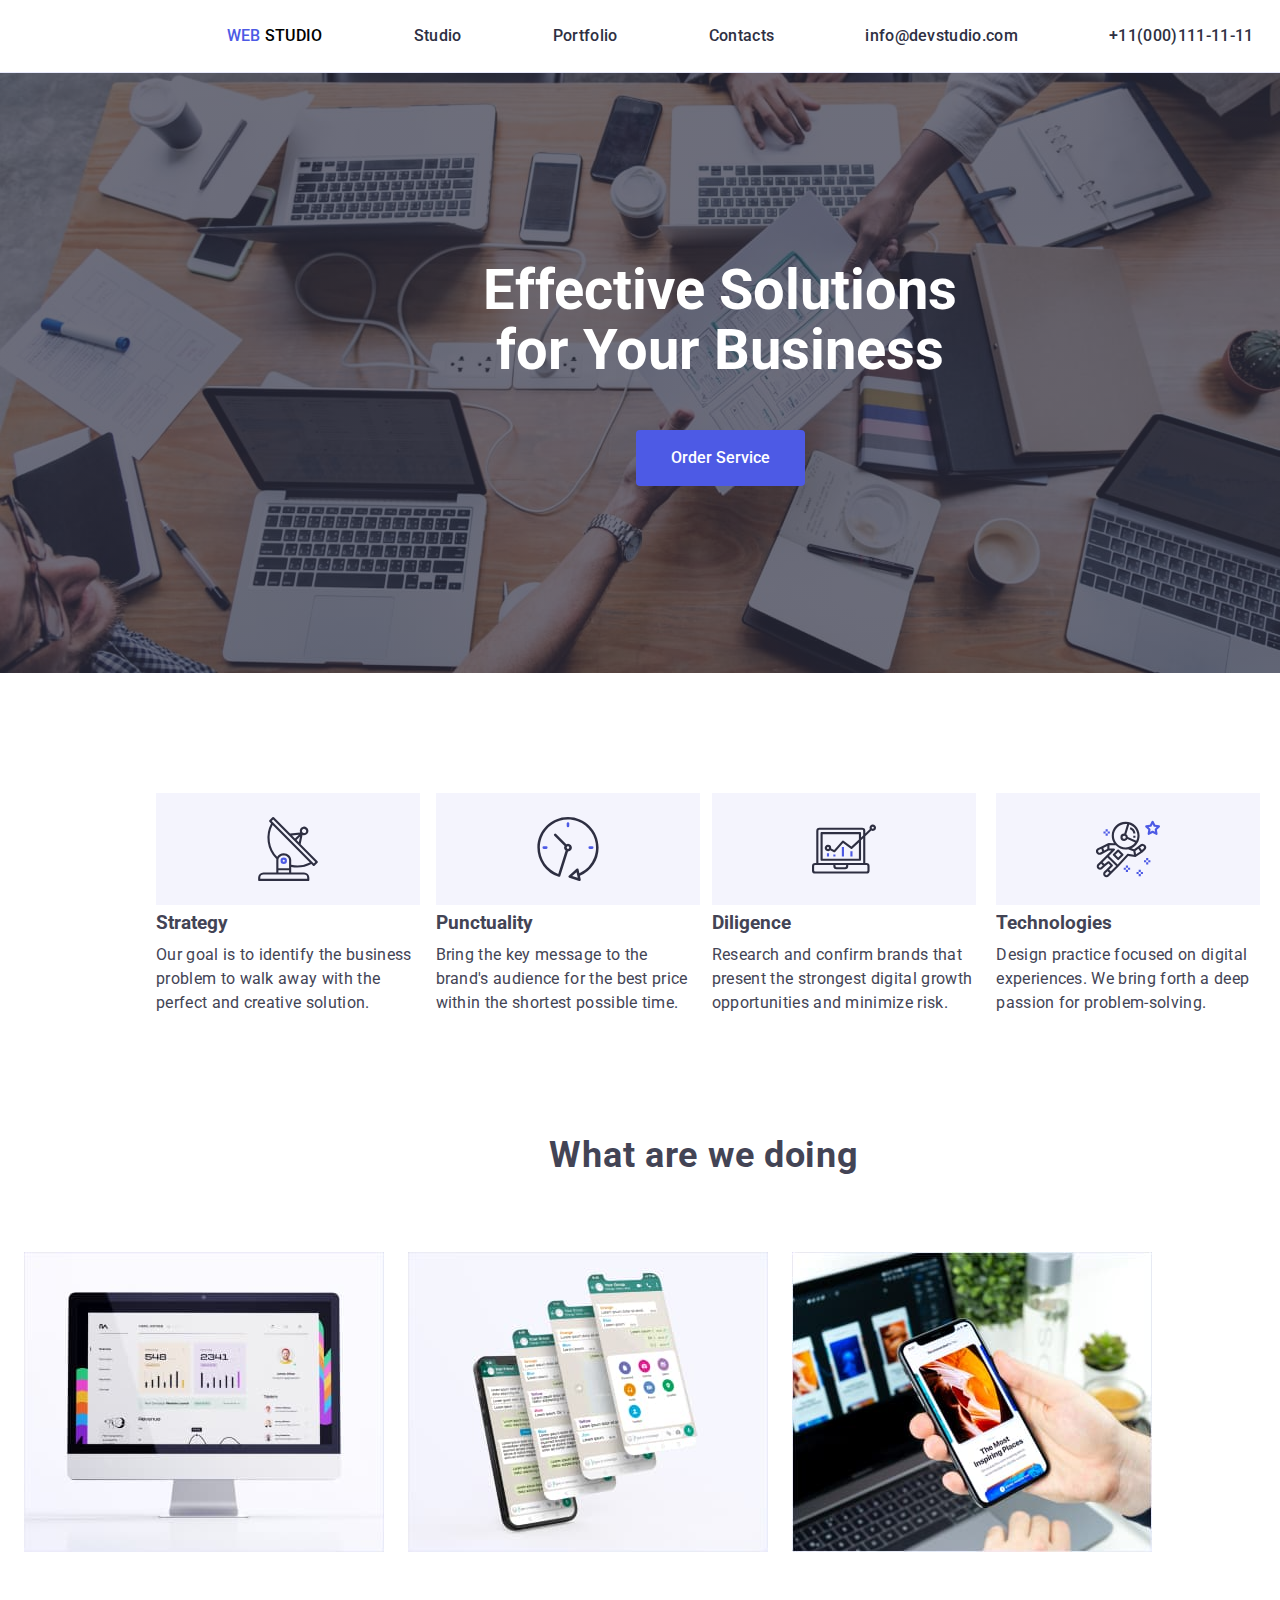
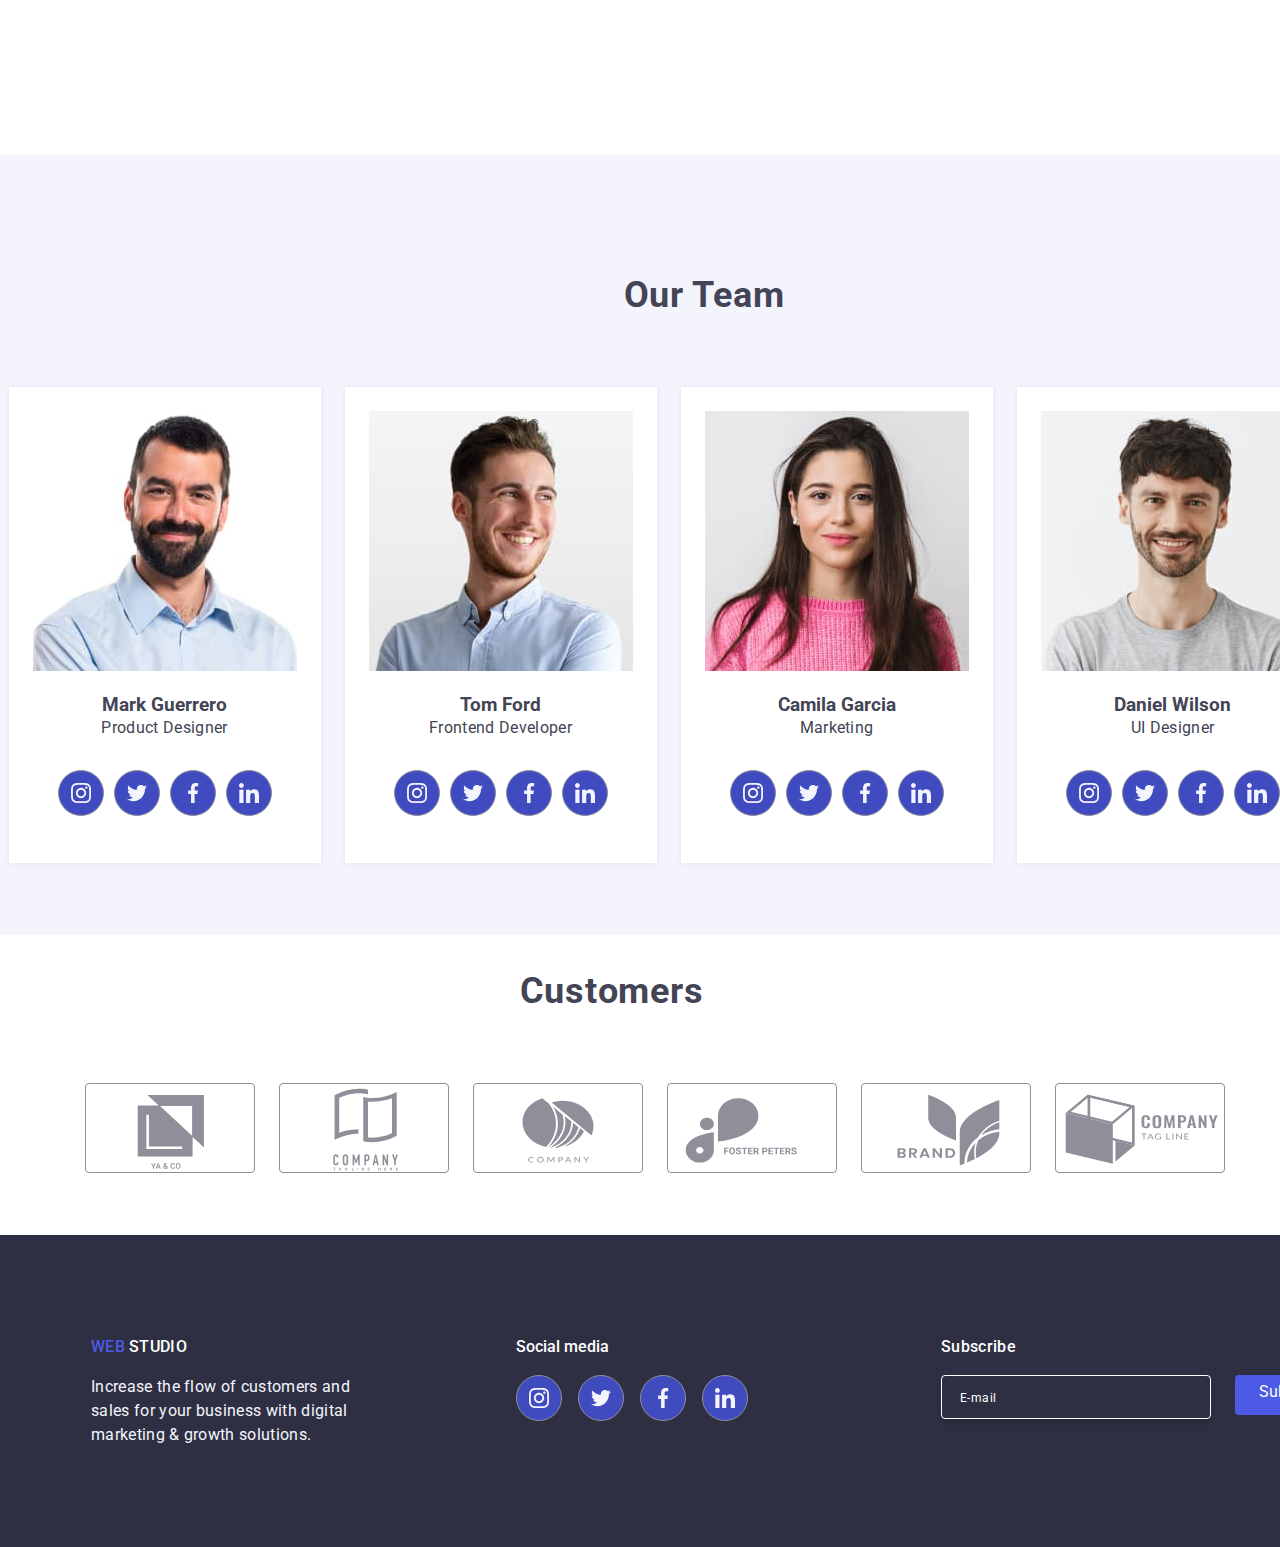
<file: index.html>
<!DOCTYPE html>
<html lang="en">
  <head>
    <meta charset="UTF-8" />
    <meta name="viewport" content="width=device-width, initial-scale=1.0" />
    <title>Document</title>
    <link rel="preconnect" href="https://fonts.googleapis.com" />
    <link rel="preconnect" href="https://fonts.gstatic.com" crossorigin />
    <link
      href="https://fonts.googleapis.com/css2?family=Raleway:ital,wght@0,700;1,700&display=swap"
      rel="stylesheet"
    />
    <link rel="preconnect" href="https://fonts.googleapis.com" />
    <link rel="preconnect" href="https://fonts.gstatic.com" crossorigin />
    <link
      href="https://fonts.googleapis.com/css2?family=Roboto:ital,wght@0,100;0,300;0,400;0,500;0,700;0,900;1,100;1,300;1,400;1,500;1,700;1,900&display=swap"
      rel="stylesheet"
    />
    <link rel="stylesheet" href="./css/modern-normalize.css" />
    <link rel="stylesheet" href="./css/styles.css" />
  </head>
  <body>
    <header class="global-header">
      <section class="nav-section">
        <div class="container">
          <!-- Navigation bar -->
          <nav class="main-nav">
            <ul>
              <li>
                <a href="index.html">
                  <span class="web">WEB</span>
                  <span class="studio">STUDIO</span></a
                >
              </li>
              <li>
                <a class="studio" href="index.html">Studio</a>
              </li>
              <li>
                <a href="portfolio.html">Portfolio</a>
              </li>
              <li>
                <a href="">Contacts</a>
              </li>

              <li>
                <a class="contacts" href="mailto:info@devstudio.com"
                  >info@devstudio.com</a
                >
              </li>
              <li>
                <a class="contacts" href="tel:+11(000)111-11-11"
                  >+11(000)111-11-11</a
                >
              </li>
            </ul>
          </nav>
        </div>
      </section>
    </header>
    <!-- Data modal section -->
    <div class="modal is-hidden" data-modal>
      <div class="modal-content">
        <button class="close-btn" data-modal-close>&times;</button>
        <p class="modal-text">Leave your contacts and we will call you back</p>

        <form>
          <div class="modal-input">
            <label for="name">Name</label>
            <input type="text" name="name" class="input" required />
            <div class="icon-container">
              <svg
                xmlns="http://www.w3.org/2000/svg"
                viewBox="0 0 24 24"
                width="30"
                height="30"
              >
                <path
                  fill="#4D5AE5"
                  d="M6 6a3 3 0 1 0 0-6 3 3 0 1 0 0 6Zm0 1.5c-2.002 0-6 1.005-6 3v.75c0 .412.338.75.75.75h10.5c.412 0 .75-.338.75-.75v-.75c0-1.995-3.998-3-6-3Z"
                />
              </svg>
            </div>

            <label for="phone">Phone</label>
            <input type="text" name="tel" class="input" required />
            <div class="icon-container">
              <svg
                xmlns="http://www.w3.org/2000/svg"
                viewBox="0 0 24 24"
                width="30"
                height="30"
              >
                <path
                  fill="#2E2F42"
                  d="m11.726 8.865-1.838-.21a1.44 1.44 0 0 0-1.187.413L7.37 10.399A10.888 10.888 0 0 1 2.6 5.63l1.34-1.339a1.44 1.44 0 0 0 .412-1.186l-.21-1.824A1.448 1.448 0 0 0 2.702 0H1.45C.632 0-.048.68.003 1.498c.383 6.18 5.326 11.116 11.499 11.5.818.05 1.498-.63 1.498-1.448v-1.252a1.434 1.434 0 0 0-1.274-1.433Z"
                />
              </svg>
            </div>

            <label for="email">Email</label>
            <input type="email" name="email" class="input" required />
            <div class="icon-container">
              <svg
                xmlns="http://www.w3.org/2000/svg"
                viewBox="0 0 24 24"
                width="30"
                height="30"
              >
                <path
                  fill="#2E2F42"
                  d="M14 0H2C1.175 0 .507.675.507 1.5l-.007 9c0 .825.675 1.5 1.5 1.5h12c.825 0 1.5-.675 1.5-1.5v-9C15.5.675 14.825 0 14 0Zm-.3 3.188L8.398 6.502a.759.759 0 0 1-.795 0L2.3 3.187a.637.637 0 1 1 .675-1.08L8 5.25l5.025-3.143a.637.637 0 1 1 .675 1.08Z"
                />
              </svg>
            </div>

            <label for="comment">Comment</label>
            <textarea
              class="input"
              id="comment"
              name="comment"
              rows="5"
              cols="33"
              placeholder="Text input"
            ></textarea>

            <span class="privacy">
              <input type="checkbox" id="privacy" name="privacypolicy" />
              <p class="privacy-text">
                I accept the terms and conditions of the
                <span class="privacy-policy">Privacy Policy</span>
              </p>
            </span>
            <button class="send" type="submit">Send</button>
          </div>
        </form>
      </div>
    </div>

    <!-- Main Section -->
    <main class="main-page">
      <!-- Hero Section -->
      <section class="hero">
        <div class="container">
          <h1>
            Effective Solutions<br />
            for Your Business
          </h1>
          <button class="order-button" type="button" data-modal-open>
            Order Service
          </button>
        </div>
      </section>
      <!-- Section One -->
      <section class="first-section">
        <div class="container">
          <ul>
            <li class="first-section-card">
              <div class="svg-container">
                <img
                  class="first-section-icon"
                  src="./images/icons.svg/antenna 1.svg"
                  alt="antena"
                />
              </div>

              <h3 class="first-section-title">Strategy</h3>
              <p class="first-section-text">
                Our goal is to identify the business<br />
                problem to walk away with the<br />
                perfect and creative solution.
              </p>
            </li>
            <li>
              <div class="svg-container">
                <img
                  class="first-section-icon"
                  src="./images/icons.svg/clock 1.svg"
                  alt="clock"
                />
              </div>

              <h3 class="first-section-title">Punctuality</h3>
              <p class="first-section-text">
                Bring the key message to the<br />
                brand's audience for the best price<br />
                within the shortest possible time.
              </p>
            </li>
            <li>
              <div class="svg-container">
                <img
                  class="first-section-icon"
                  src="./images/icons.svg/diagram 1.svg"
                  alt="diagram"
                />
              </div>

              <h3 class="first-section-title">Diligence</h3>
              <p class="first-section-text">
                Research and confirm brands that<br />
                present the strongest digital growth<br />
                opportunities and minimize risk.
              </p>
            </li>
            <li>
              <div class="svg-container">
                <img
                  class="first-section-icon"
                  src="./images/icons.svg/astronaut 1.svg"
                  alt="astronaut"
                />
              </div>

              <h3 class="first-section-title">Technologies</h3>
              <p class="first-section-text">
                Design practice focused on digital<br />
                experiences. We bring forth a deep<br />
                passion for problem-solving.
              </p>
            </li>
          </ul>
        </div>
      </section>
      <!-- What are we doing-Section -->
      <section class="second-section">
        <div class="container">
          <h2>What are we doing</h2>
          <ul>
            <li>
              <img
                src="./images/main.page/monitor.jpg"
                alt="PC monitor"
                width="360"
                height="300"
              />
            </li>
            <li>
              <img
                src="./images/main.page/schreen.jpg"
                alt="Phone screens"
                width="360"
                height="300"
              />
            </li>
            <li>
              <img
                src="./images/main.page/smartphone.jpg"
                alt="Smartphone"
                width="360"
                height="300"
              />
            </li>
          </ul>
        </div>
      </section>
      <!-- Our Team-Section -->
      <section class="third-section">
        <div class="container">
          <h2 class="third-section-title">Our Team</h2>
          <div class="our-team">
            <ul>
              <li class="card">
                <div class="team-card">
                  <img
                    src="./images/main.page/product-designer.jpg"
                    alt="Product designer member"
                    width="264"
                    height="260"
                  />
                  <div class="card-content">
                    <h3>Mark Guerrero</h3>
                    <p>Product Designer</p>
                  </div>

                  <div class="icons-list">
                    <a
                      class="icon"
                      href="https://www.instagram.com"
                      target="_blank"
                      aria-label="instagram-link"
                    >
                      <svg width="20px" height="20px">
                        <use
                          href="./images/icons.svg/symbol-defs.svg#icon-instagram"
                        ></use>
                      </svg>
                    </a>
                    <a
                      class="icon"
                      href="https://twitter.com/?lang=en"
                      target="_blank"
                      aria-label="twitter-link"
                    >
                      <svg width="20px" height="20px">
                        <use
                          href="./images/icons.svg/symbol-defs.svg#icon-twitter"
                        ></use>
                      </svg>
                    </a>
                    <a
                      class="icon"
                      href="https://www.facebook.com"
                      target="_blank"
                      aria-label="facebook-link"
                    >
                      <svg width="20px" height="20px">
                        <use
                          href="./images/icons.svg/symbol-defs.svg#icon-facebook"
                        ></use>
                      </svg>
                    </a>
                    <a
                      class="icon"
                      href="https://www.linkedin.com"
                      target="_blank"
                      aria-label="linkedin-link"
                    >
                      <svg width="20px" height="20px">
                        <use
                          href="./images/icons.svg/symbol-defs.svg#icon-linkedin"
                        ></use>
                      </svg>
                    </a>
                  </div>
                </div>
              </li>
              <li class="card">
                <div class="team-card">
                  <img
                    src="./images/main.page/frontend-dev.jpg"
                    alt="Frontend developer member"
                    width="264"
                    height="260"
                  />
                  <div class="card-content">
                    <h3>Tom Ford</h3>
                    <p>Frontend Developer</p>
                  </div>

                  <div class="icons-list">
                    <a
                      class="icon"
                      href="https://www.instagram.com"
                      target="_blank"
                      aria-label="instagram-link"
                    >
                      <svg width="20px" height="20px">
                        <use
                          href="./images/icons.svg/symbol-defs.svg#icon-instagram"
                        ></use>
                      </svg>
                    </a>
                    <a
                      class="icon"
                      href="https://twitter.com/?lang=en"
                      target="_blank"
                      aria-label="twitter-link"
                    >
                      <svg width="20px" height="20px">
                        <use
                          href="./images/icons.svg/symbol-defs.svg#icon-twitter"
                        ></use>
                      </svg>
                    </a>
                    <a
                      class="icon"
                      href="https://www.facebook.com"
                      target="_blank"
                      aria-label="facebook-link"
                    >
                      <svg width="20px" height="20px">
                        <use
                          href="./images/icons.svg/symbol-defs.svg#icon-facebook"
                        ></use>
                      </svg>
                    </a>
                    <a
                      class="icon"
                      href="https://www.linkedin.com"
                      target="_blank"
                      aria-label="linkedin-link"
                    >
                      <svg width="20px" height="20px">
                        <use
                          href="./images/icons.svg/symbol-defs.svg#icon-linkedin"
                        ></use>
                      </svg>
                    </a>
                  </div>
                </div>
              </li>
              <li class="card">
                <div class="team-card">
                  <img
                    src="./images/main.page/marketing.jpg"
                    alt="Marketing member"
                    width="264"
                    height="260"
                  />
                  <div class="card-content">
                    <h3>Camila Garcia</h3>
                    <p>Marketing</p>
                  </div>

                  <div class="icons-list">
                    <a
                      class="icon"
                      href="https://www.instagram.com"
                      target="_blank"
                      aria-label="instagram-link"
                    >
                      <svg width="20px" height="20px">
                        <use
                          href="./images/icons.svg/symbol-defs.svg#icon-instagram"
                        ></use>
                      </svg>
                    </a>
                    <a
                      class="icon"
                      href="https://twitter.com/?lang=en"
                      target="_blank"
                      aria-label="twitter-link"
                    >
                      <svg width="20px" height="20px">
                        <use
                          href="./images/icons.svg/symbol-defs.svg#icon-twitter"
                        ></use>
                      </svg>
                    </a>
                    <a
                      class="icon"
                      href="https://www.facebook.com"
                      target="_blank"
                      aria-label="facebook-link"
                    >
                      <svg width="20px" height="20px">
                        <use
                          href="./images/icons.svg/symbol-defs.svg#icon-facebook"
                        ></use>
                      </svg>
                    </a>
                    <a
                      class="icon"
                      href="https://www.linkedin.com"
                      target="_blank"
                      aria-label="linkedin-link"
                    >
                      <svg width="20px" height="20px">
                        <use
                          href="./images/icons.svg/symbol-defs.svg#icon-linkedin"
                        ></use>
                      </svg>
                    </a>
                  </div>
                </div>
              </li>
              <li class="card">
                <div class="team-card">
                  <img
                    src="./images/main.page/ui-design.jpg"
                    alt="UI-designer member"
                    width="264"
                    height="260"
                  />
                  <div class="card-content">
                    <h3>Daniel Wilson</h3>
                    <p>UI Designer</p>
                  </div>

                  <div class="icons-list">
                    <a
                      class="icon"
                      href="https://www.instagram.com"
                      target="_blank"
                      aria-label="instagram-link"
                    >
                      <svg width="20px" height="20px">
                        <use
                          href="./images/icons.svg/symbol-defs.svg#icon-instagram"
                        ></use>
                      </svg>
                    </a>
                    <a
                      class="icon"
                      href="https://twitter.com/?lang=en"
                      target="_blank"
                      aria-label="twitter-link"
                    >
                      <svg width="20px" height="20px">
                        <use
                          href="./images/icons.svg/symbol-defs.svg#icon-twitter"
                        ></use>
                      </svg>
                    </a>
                    <a
                      class="icon"
                      href="https://www.facebook.com"
                      target="_blank"
                      aria-label="facebook-link"
                    >
                      <svg width="20px" height="20px">
                        <use
                          href="./images/icons.svg/symbol-defs.svg#icon-facebook"
                        ></use>
                      </svg>
                    </a>
                    <a
                      class="icon"
                      href="https://www.linkedin.com"
                      target="_blank"
                      aria-label="linkedin-link"
                    >
                      <svg width="20px" height="20px">
                        <use
                          href="./images/icons.svg/symbol-defs.svg#icon-linkedin"
                        ></use>
                      </svg>
                    </a>
                  </div>
                </div>
              </li>
            </ul>
          </div>
        </div>
      </section>
      <!-- Customers Section -->
      <section class="customers">
        <div class="container">
          <h2 class="customers-title">Customers</h2>
          <ul class="customers-icons">
            <li>
              <img
                class="icon"
                src="./images/icons.svg/Logo1.svg"
                alt="ya&co logo"
              />
            </li>
            <li>
              <img
                class="icon"
                src="./images/icons.svg/Logo2.svg"
                alt="company tagline logo"
              />
            </li>
            <li>
              <img
                class="icon"
                src="./images/icons.svg/Logo3.svg"
                alt="company logo"
              />
            </li>
            <li>
              <img
                class="icon"
                src="./images/icons.svg/Logo4.svg"
                alt="foster peters logo"
              />
            </li>
            <li>
              <img
                class="icon"
                src="./images/icons.svg/Logo5.svg"
                alt="brand logo"
              />
            </li>
            <li>
              <img
                class="icon"
                src="./images/icons.svg/Logo6.svg"
                alt="company tag line logo"
              />
            </li>
          </ul>
        </div>
      </section>
    </main>

    <!-- Footer -->

    <footer>
      <section class="footer">
        <div class="footer-container">
          <!-- Logo and text -->
          <div class="footer-content">
            <a class="footer-logo" href="index.html">
              <span class="web">WEB</span>
              <span class="studio-second">STUDIO</span>
            </a>
            <p class="footer-text">
              Increase the flow of customers and<br />
              sales for your business with digital<br />
              marketing & growth solutions.
            </p>
          </div>
          <!-- Social media icons -->
          <div class="footer-content">
            <h5 class="footer-title">Social media</h5>
            <div class="footer-icons">
              <a
                class="icon"
                href="https://www.instagram.com"
                target="_blank"
                aria-label="instagram-link"
              >
                <svg width="20px" height="20px">
                  <use
                    href="./images/icons.svg/symbol-defs.svg#icon-instagram"
                  ></use>
                </svg>
              </a>
              <a
                class="icon"
                href="https://twitter.com/?lang=en"
                target="_blank"
                aria-label="twitter-link"
              >
                <svg width="20px" height="20px">
                  <use
                    href="./images/icons.svg/symbol-defs.svg#icon-twitter"
                  ></use>
                </svg>
              </a>
              <a
                class="icon"
                href="https://www.facebook.com"
                target="_blank"
                aria-label="facebook-link"
              >
                <svg width="20px" height="20px">
                  <use
                    href="./images/icons.svg/symbol-defs.svg#icon-facebook"
                  ></use>
                </svg>
              </a>
              <a
                class="icon"
                href="https://www.linkedin.com"
                target="_blank"
                aria-label="linkedin-link"
              >
                <svg width="20px" height="20px">
                  <use
                    href="./images/icons.svg/symbol-defs.svg#icon-linkedin"
                  ></use>
                </svg>
              </a>
            </div>
          </div>
          <!-- Subscribe -->
          <div class="footer-content">
            <div class="subscribe">
              <h5 class="subscribe-title">Subscribe</h5>
              <div class="footer-input">
                <form class="ftr">
                  <label>
                    <input
                      class="ftr-input"
                      type="text"
                      name="E-mail"
                      placeholder="E-mail"
                    />
                  </label>
                  <button class="ftr-btn" type="submit">
                    Subscribe
                    <img
                      src="./images/icons.svg/icon send.svg"
                      alt="Icon send"
                      width="24"
                      height="20"
                    />
                  </button>
                </form>
              </div>
            </div>
          </div>
        </div>
      </section>
    </footer>

    <script>
      feather, replace();
    </script>
    <script src="./js/modal.js"></script>
  </body>
</html>
</file>
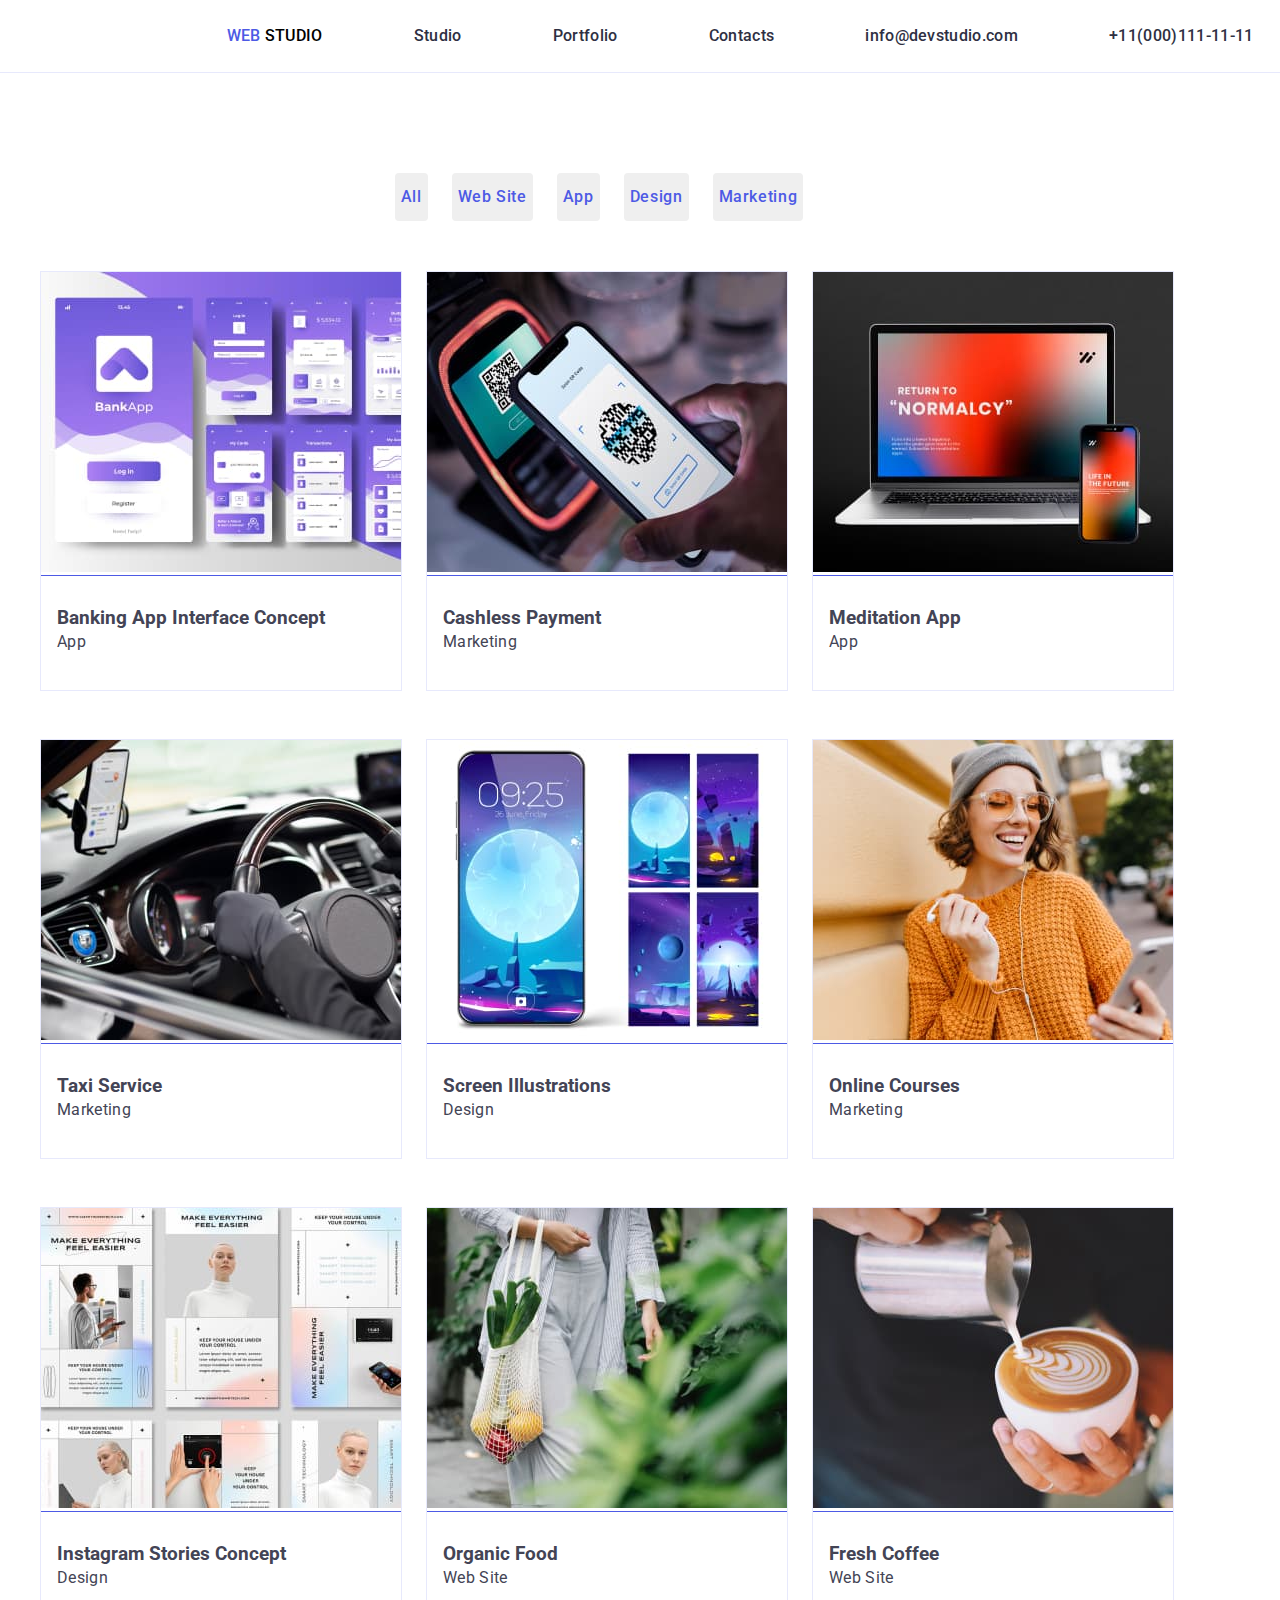
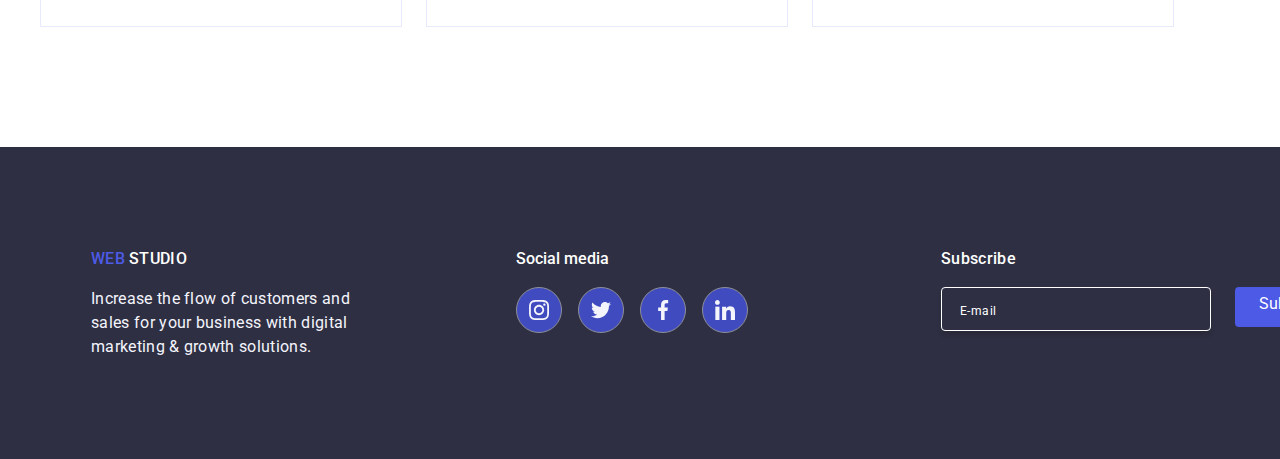
<file: portfolio.html>
<!DOCTYPE html>
<html lang="en">
  <head>
    <meta charset="UTF-8" />
    <meta name="viewport" content="width=device-width, initial-scale=1.0" />
    <title>Document</title>
    <link rel="preconnect" href="https://fonts.googleapis.com" />
    <link rel="preconnect" href="https://fonts.gstatic.com" crossorigin />
    <link
      href="https://fonts.googleapis.com/css2?family=Raleway:ital,wght@0,700;1,700&display=swap"
      rel="stylesheet"
    />
    <link rel="preconnect" href="https://fonts.googleapis.com" />
    <link rel="preconnect" href="https://fonts.gstatic.com" crossorigin />
    <link
      href="https://fonts.googleapis.com/css2?family=Roboto:ital,wght@0,100;0,300;0,400;0,500;0,700;0,900;1,100;1,300;1,400;1,500;1,700;1,900&display=swap"
      rel="stylesheet"
    />
    <link rel="stylesheet" href="./css/modern-normalize.css" />
    <link rel="stylesheet" href="./css/styles.css" />
  </head>
  <body>
    <header class="global-header">
      <section class="nav-section">
        <div class="container">
          <!-- Navigation bar -->
          <nav class="main-nav">
            <ul>
              <li>
                <a href="index.html">
                  <span class="web">WEB</span>
                  <span class="studio">STUDIO</span></a
                >
              </li>
              <li>
                <a href="index.html">Studio</a>
              </li>
              <li>
                <a class="portofolio" href="portfolio.html">Portfolio</a>
              </li>
              <li>
                <a href="">Contacts</a>
              </li>

              <li>
                <a class="contacts" href="mailto:info@devstudio.com"
                  >info@devstudio.com</a
                >
              </li>
              <li>
                <a class="contacts" href="tel:+11(000)111-11-11"
                  >+11(000)111-11-11</a
                >
              </li>
            </ul>
          </nav>
        </div>
      </section>
    </header>
    <main>
      <!--Filters Section-->
      <section class="filters">
        <div class="container">
          <ul>
            <li><button class="button" type="button">All</button></li>
            <li><button class="button" type="button">Web Site</button></li>
            <li><button class="button" type="button">App</button></li>
            <li><button class="button" type="button">Design</button></li>
            <li>
              <button class="button" type="button">Marketing</button>
            </li>
          </ul>
        </div>
      </section>
      <!--Portofolio Section-->

      <section class="portofolio-section-one">
        <div class="container">
          <ul>
            <li class="portofolio-image">
              <div class="img-overlay">
                <img
                  src="./images/Portofolio/bank-app.jpg"
                  alt="Banking app"
                  width="360"
                  height="300"
                />
                <div class="overlay">
                  <p class="overlay-text">
                    14 Stylish and User-Friendly App Design Concepts · Task
                    Manager App · Calorie Tracker App · Exotic Fruit Ecommerce
                    App · Cloud Storage App
                  </p>
                </div>
              </div>
              <div class="portofolio-image-text">
                <h3>Banking App Interface Concept</h3>
                <p>App</p>
              </div>
            </li>
            <li class="portofolio-image">
              <div class="img-overlay">
                <img
                  src="./images/Portofolio/qr-code.jpg"
                  alt="QR code"
                  width="360"
                  height="300"
                />
                <div class="overlay">
                  <p class="overlay-text">
                    14 Stylish and User-Friendly App Design Concepts · Task
                    Manager App · Calorie Tracker App · Exotic Fruit Ecommerce
                    App · Cloud Storage App
                  </p>
                </div>
              </div>
              <div class="portofolio-image-text">
                <h3>Cashless Payment</h3>
                <p>Marketing</p>
              </div>
            </li>
            <li class="portofolio-image">
              <div class="img-overlay">
                <img
                  src="./images/Portofolio/electronic-devices.jpg"
                  alt="Electronic devices"
                  width="360"
                  height="300"
                />
                <div class="overlay">
                  <p class="overlay-text">
                    14 Stylish and User-Friendly App Design Concepts · Task
                    Manager App · Calorie Tracker App · Exotic Fruit Ecommerce
                    App · Cloud Storage App
                  </p>
                </div>
              </div>
              <div class="portofolio-image-text">
                <h3>Meditation App</h3>
                <p>App</p>
              </div>
            </li>
          </ul>
        </div>
      </section>
      <!--Portofolio Section Two-->
      <section class="portofolio-section-two">
        <div class="container">
          <ul>
            <li class="portofolio-image">
              <div class="img-overlay">
                <img
                  src="./images/Portofolio/driving-car.jpg"
                  alt="Driving car"
                  width="360"
                  height="300"
                />
                <div class="overlay">
                  <p class="overlay-text">
                    14 Stylish and User-Friendly App Design Concepts · Task
                    Manager App · Calorie Tracker App · Exotic Fruit Ecommerce
                    App · Cloud Storage App
                  </p>
                </div>
              </div>
              <div class="portofolio-image-text">
                <h3>Taxi Service</h3>
                <p>Marketing</p>
              </div>
            </li>
            <li class="portofolio-image">
              <div class="img-overlay">
                <img
                  src="./images/Portofolio/phone-background-screen.jpg"
                  alt="Phone Screen Illustrations"
                  width="360"
                  height="300"
                />
                <div class="overlay">
                  <p class="overlay-text">
                    14 Stylish and User-Friendly App Design Concepts · Task
                    Manager App · Calorie Tracker App · Exotic Fruit Ecommerce
                    App · Cloud Storage App
                  </p>
                </div>
              </div>
              <div class="portofolio-image-text">
                <h3>Screen Illustrations</h3>
                <p>Design</p>
              </div>
            </li>
            <li class="portofolio-image">
              <div class="img-overlay">
                <img
                  src="./images/Portofolio/girl-listening-music.jpg"
                  alt="Girl listeting music"
                  width="360"
                  height="300"
                />
                <div class="overlay">
                  <p class="overlay-text">
                    14 Stylish and User-Friendly App Design Concepts · Task
                    Manager App · Calorie Tracker App · Exotic Fruit Ecommerce
                    App · Cloud Storage App
                  </p>
                </div>
              </div>
              <div class="portofolio-image-text">
                <h3>Online Courses</h3>
                <p>Marketing</p>
              </div>
            </li>
          </ul>
        </div>
      </section>
      <!--Portofolio Last Section-->
      <section class="portofolio-last-section">
        <div class="container">
          <ul>
            <li class="portofolio-image">
              <div class="img-overlay">
                <img
                  src="./images/Portofolio/images-collage.jpg"
                  alt="Collaje images"
                  width="360"
                  height="300"
                />
                <div class="overlay">
                  <p class="overlay-text">
                    14 Stylish and User-Friendly App Design Concepts · Task
                    Manager App · Calorie Tracker App · Exotic Fruit Ecommerce
                    App · Cloud Storage App
                  </p>
                </div>
              </div>
              <div class="portofolio-image-text">
                <h3>Instagram Stories Concept</h3>
                <p>Design</p>
              </div>
            </li>
            <li class="portofolio-image">
              <div class="img-overlay">
                <img
                  src="./images/Portofolio/groceries-in-a-bag.jpg"
                  alt="Groceries in a bag"
                  width="360"
                  height="300"
                />
                <div class="overlay">
                  <p class="overlay-text">
                    14 Stylish and User-Friendly App Design Concepts · Task
                    Manager App · Calorie Tracker App · Exotic Fruit Ecommerce
                    App · Cloud Storage App
                  </p>
                </div>
              </div>
              <div class="portofolio-image-text">
                <h3>Organic Food</h3>
                <p>Web Site</p>
              </div>
            </li>
            <li class="portofolio-image">
              <div class="img-overlay">
                <img
                  src="./images/Portofolio/cappucino.jpg"
                  alt="Cappucino"
                  width="360"
                  height="300"
                />
                <div class="overlay">
                  <p class="overlay-text">
                    14 Stylish and User-Friendly App Design Concepts · Task
                    Manager App · Calorie Tracker App · Exotic Fruit Ecommerce
                    App · Cloud Storage App
                  </p>
                </div>
              </div>
              <div class="portofolio-image-text">
                <h3>Fresh Coffee</h3>
                <p>Web Site</p>
              </div>
            </li>
          </ul>
        </div>
      </section>
    </main>
    <footer>
      <section class="footer">
        <div class="footer-container">
          <!-- Logo and text -->
          <div class="footer-content">
            <a class="footer-logo" href="index.html">
              <span class="web">WEB</span>
              <span class="studio-second">STUDIO</span>
            </a>
            <p class="footer-text">
              Increase the flow of customers and<br />
              sales for your business with digital<br />
              marketing & growth solutions.
            </p>
          </div>
          <!-- Social media icons -->
          <div class="footer-content">
            <h5 class="footer-title">Social media</h5>
            <div class="footer-icons">
              <a
                class="icon"
                href="https://www.instagram.com"
                target="_blank"
                aria-label="instagram-link"
              >
                <svg width="20px" height="20px">
                  <use
                    href="./images/icons.svg/symbol-defs.svg#icon-instagram"
                  ></use>
                </svg>
              </a>
              <a
                class="icon"
                href="https://twitter.com/?lang=en"
                target="_blank"
                aria-label="twitter-link"
              >
                <svg width="20px" height="20px">
                  <use
                    href="./images/icons.svg/symbol-defs.svg#icon-twitter"
                  ></use>
                </svg>
              </a>
              <a
                class="icon"
                href="https://www.facebook.com"
                target="_blank"
                aria-label="facebook-link"
              >
                <svg width="20px" height="20px">
                  <use
                    href="./images/icons.svg/symbol-defs.svg#icon-facebook"
                  ></use>
                </svg>
              </a>
              <a
                class="icon"
                href="https://www.linkedin.com"
                target="_blank"
                aria-label="linkedin-link"
              >
                <svg width="20px" height="20px">
                  <use
                    href="./images/icons.svg/symbol-defs.svg#icon-linkedin"
                  ></use>
                </svg>
              </a>
            </div>
          </div>
          <!-- Subscribe -->
          <div class="footer-content">
            <div class="subscribe">
              <h5 class="subscribe-title">Subscribe</h5>
              <div class="footer-input">
                <form class="ftr">
                  <label>
                    <input
                      class="ftr-input"
                      type="text"
                      name="E-mail"
                      placeholder="E-mail"
                    />
                  </label>
                  <button class="ftr-btn" type="submit">
                    Subscribe
                    <img
                      src="./images/icons.svg/icon send.svg"
                      alt="Icon send"
                      width="24"
                      height="20"
                    />
                  </button>
                </form>
              </div>
            </div>
          </div>
        </div>
      </section>
    </footer>
  </body>
</html>
</file>
<file: css/styles.css>
:root {
  --font-family: "Roboto", sans-serif;
  --second-family: "Raleway", sans-serif;
  --link-color_hover:#404bbf;
  --iris: #4d5ae5;
  --ocean: #404bbf;
  --navy-blue: #2e2f42;
  --green: #31d0aa;
  --slate: #434455;
  --light-slate: #8e8f99;
  --cornflower: #e7e9fc;
  --cloud: #f4f4fd;
  --navy-blue-modal: rgba(46, 47, 66, 0.4);
  --grey: rgba(46, 47, 66, 0.7);
  --white: #fff;
  --dairy: #fcfcfc;
}



/*Globals*/
p,
ul,
h1,
h2,
h3,
h4,
h5,
h6 {
  overflow-wrap: break-word;
  margin: 0;
}

body {
  font-family: var(--font-family);
  color: #434455;
}

p {
  font-family: "Roboto", sans-serif;
  font-size: 16px;
  line-height: 1.5;
  letter-spacing: 0.02em;
  color: #434455;
}

.section {
  padding-top: 120px;
  padding-bottom: 120px;
}
.container {
  width: 1158px;
}
ul {
  list-style-type: none;
}
/*Globals*/



/*Titles*/

h1 {
  width: 496;
  height: 120;
  top: 260px;
  left: 472px;
  font-weight: 700;
  font-size: 56px;
  line-height: 60px;
  letter-spacing: 2%;
  text-align: center;
  color: white;
}
h2{
  margin-left: 250px;
  margin-bottom: auto;
  font-family: Roboto;
  font-size: 36px;
  font-weight: 700;
  line-height: 40px;
  letter-spacing: 0.02em;
  text-align: center;
  

}
/*Titles*/


/*Header*/
.global-header {
  display: flex;
  align-items: center;
  justify-content: space-around;
  border-bottom: 1px solid #e7e9fc;
  width: 1440px;
  height: 72px;
}
/*Header*/



/*Webstudio logo*/
.web {
  color: #4d5ae5;
  font-family: "Roboto", sans-serif;
  font-weight: 500;
  font-size: 16px;
  line-height: 1.5;
  letter-spacing: 0.02em;
  
}
.studio {
  color: black;
  font-family: "Roboto", sans-serif;
  font-weight: 500;
  font-size: 16px;
  line-height: 1.5;
  letter-spacing: 0.02em;
 
}
.studio-second{
  color: white;
  font-family: "Roboto", sans-serif;
  font-weight: 500;
  font-size: 16px;
  line-height: 1.5;
  letter-spacing: 0.02em;

}

/*Webstudio logo*/



/*Navigation bar Section*/
.contacts{
  color: var(--slate);
}

.nav-section ul {
  display: flex;
  justify-content: space-around;
}

.global-header .main-nav a {
  font-family: "Roboto", sans-serif;
  font-weight: 500;
  font-size: 16px;
  line-height: 1.5;
  letter-spacing: 0.02em;
  color: #2e2f42;
  text-decoration: none;
}

.global-header .main-nav a:hover {
  color: var(--link-color_hover);
  transition: 250ms cubic-bezier(0.4, 0, 0.2, 1);
}

.studio::after{
  border-bottom: width: 48px;
  height: 4px;
  top: 44px;
  border-radius: 2px;
  color: var(--ocean);
}

.portofolio::after:hover:active{
  border-bottom: width: 48px;
  height: 4px;
  top: 44px;
  border-radius: 2px;
  color: var(--ocean);
}
/*Navigation bar Section*/


/*Hero Section*/
.hero {
  display: flex;
  justify-content: center;
  align-content: stretch;
  align-items: flex-end;
  align-items: center;
  text-align: center;
  width: 1440px;
  height: 600px;
  top: 72px;
  background: linear-gradient(#2E2F42B2, #2E2F42B2), url("../images/main.page/people-office 1.jpg");

}
/*Hero Section*/



/*Buttons*/

.button{ 
  
  height: 48px;
  padding: 12px, 24px, 12px, 24px;
  border-radius: 4px;
 
font-family: Roboto;
font-size: 16px;
font-weight: 500;
line-height: 24px;
letter-spacing: 0.04em;
text-align: center;
color: var(--iris);


   }

.button:hover {
  background-color: #4d5ae5;
  color: var(--dairy);
  transform: 250ms cubic-bezier(0.4, 0, 0.2, 1);
}

.order-button {
  outline: none;
  border-radius: 4px;
  padding: 16px 32px;
  width: 169px;
  height: 56px;
  margin-top: 50px;
  left: 636px;
  gap: 10px;
  font-weight: 500;
  font-size: 16px;
  line-height: 24px;
  text-align: center;
  background-color: var(--iris);
  color:var(--white);
border:var(--iris);

}

.order-button:hover {
  background-color:var(--ocean) ;
  color: var(--white);
  transition: 250ms cubic-bezier(0.4, 0, 0.2, 1);
}

/*Buttons*/



/* index-index-index-index-index-index-index-index-index */


/* Cards */

.card-content{
  display: flex;
  justify-content: center;
  align-items: center;
  flex-wrap: wrap;
  flex-direction: column;
  margin-top: 20px;
}
/* Cards */



/*Main Page Sections-html*/

/* First Section */
.first-section ul {
  display: flex;
  width: 1128px;
 max-height: height: 224px;
  margin-top: 120px;
  margin-bottom: 120px;
  margin-left: 156px;
  margin: right 156px;
  padding: 0%;
  
}

.first-section-card{
  width: Fixed (264px);
height: Hug (224px);
top: 792px;
left: 156px;
gap: 8px;

}

.svg-container{
  width: 264px;
height: 112px;
border-radius: 4px;
margin-bottom: 8px;
background-color: var(--cloud);

}


.first-section-icon{
  padding:24px 100px 24px 100px ;
}

.first-section-title {
  padding-bottom: 8px;
  
}

.first-section-text {
  padding-right: 24px;
}


.first-section-icons{
  display: flex;
  justify-content: space-between;
}

.first-section-icon{
  background-color: var(--cloud);
}
/* First Section */


/* Second Section */
.second-section ul {
  display: flex;
  justify-content: space-between;
  align-items: center;
  width: 1128px;
  height: 412px;
  top: 1016px;
  padding-left: 156px;
  padding-right: 156px;
  margin-bottom: 120px;
  padding:24px;
}
/* Second Section */


/* Third Section */
.third-section  {
 
  
  height: 780px;
  top: 1668px;
  background-color: var(--cloud);
  
}

.third-section-title{
  padding-top: 120px;
  padding-bottom: 72px;
 

}

.third-section ul {
  display: flex;
  justify-content: center;
  align-items: center;
  padding-left: 50px;
  padding-right: 156px;
  padding-bottom: 120px;
  gap: 24px;
}

.card{
  width: Hug (264px);
  height: Hug (428px);
  top: 1900px;
  left: 156px;
  padding: 0px, 0px, 32px, 0px;
  border-radius: 0px, 0px, 4px, 4px;
  gap: 32px;
  
}

.our-team{
padding-left: 285px;
padding-bottom: 120px;


}

.team-card{
  padding: 24px;
  width: 264px;
  height: 428px;
  padding: 0px, 0px, 32px, 0px;
border-radius: 0px, 0px, 4px, 4px;
gap: 32px;
background: #FFFFFF;
box-shadow: 0px 2px 1px 0px #2E2F4214;

box-shadow: 0px 1px 1px 0px #2E2F4229;

box-shadow: 0px 1px 6px 0px #2E2F4214;


}


/* Our Team Icons */

.icons-list{
  display: flex;
  justify-content: center;
  gap: 10px;
  margin-top: 30px;
}
.icons-list .icon svg{
width: 20px;
height: 20px;

}

.icons-list .icon{
  width: 44px;
  height: 44px;
  background-color: #404bbf;
  border-radius: 50%;
  display: flex;
  justify-content: center;
  align-items: center;
}
/* Our Team Icons */

/* Third Section */


/* Customers Section */
/* Customers Section */
.customers {
  display: flex;
  justify-content: center;
  align-items: center;
  width: 1128px;
  height: 200px;
  top: 2568px;
  left: 156px;
  margin-top: 100px;
}

.customers-container {
  display: flex;
  justify-content: center;
  width: 1128px;
  height: 200px;
  top: 2568px;
  left: 156px;
}

.customers-title {
  padding-right: 155px;
}

.customers-icons {
  display: flex;
  align-items: center;
  gap: 24px;
  padding-top: 72px;
  padding-bottom: 120px;
  padding-left: 100px;
}

.icon {
  width: 168px;
  height: 88px;
  border-radius: 4px;
  border: 1px solid #8E8F99;
}

/* Target the SVGs directly within the .icon on hover */
.customers-icons .icon:hover > svg {
  fill: var(--ocean) !important;
}

/* Add this rule if there are any existing styles affecting the border color */
.customers-icons .icon:hover {
  border-color: var(--ocean) !important;
}

/* Customers Section */


/*Icons-svg*/

/*Main Page Sections-html*/



/* Social */
.social a {
  font-family: "Roboto", sans-serif;
  font-weight: 400;
  font-size: 16px;
  line-height: 1.5;
  letter-spacing: 0.02em;
  color: #434455;
}

.social a:hover {
  color: #404bbf;
  transition: 250ms cubic-bezier(0.4, 0, 0.2, 1);
}
/* Social */

/* index-index-index-index-index-index-index-index-index */




/*Portofolio Main-Portofolio Main-Portofolio Main*/
.filters{
  width: Hug (586px);
  height: Hug (48px);
  top: 172px;
  left: 427px;
  gap: 24px;

}
.filters ul {
  display: flex;
  justify-content: center;
  width: Hug (586px);
  height: Hug (48px);
  top: 168px;
  left: 427px;
  gap: 24px;
}
.filters .button {
  cursor: pointer;
  font-family: "Roboto", sans-serif;
  font-weight: 500;
  font-size: 16px;
  line-height: 1.5;
  letter-spacing: 0.04em;
  margin-top: 100px;
  margin-bottom: 50px;
  border:1px var(--cornflower);
  

}

.filters .button:hover{
  box-shadow: 0px 2px 2px 0px #0000001F;

box-shadow: 0px 2px 1px 0px #00000014;

box-shadow: 0px 3px 1px 0px #0000001A;

} 

/*Portofolio Sections*/
.portofolio-section-one{
  width: 1128px;
height: 428px;
top: 292px;
left: 156px;
margin-bottom: 40px;

}
.portofolio-section-one ul {
  display: flex;
  justify-content: space-between;
  width: 1128px;
  height: 420px;
  top: 288px;
  left: 156px;
  border: 1px;
  gap: 24px;
}
.portofolio-section-two{
  width: 1128px;
height: 420px;
top: 760px;
left: 156px;
border: 1px;
margin-bottom: 48px;
}
.portofolio-section-two ul {
  display: flex;
  justify-content: space-between;
  width: 1128px;
  height: 420px;
  top: 756px;
  left: 156px;
  border: 1px;
  gap: 24px;
}
.portofolio-last-section{
  width: 1128px;
height: 420px;
top: 1228px;
left: 156px;
border: 1px;
margin-bottom: 120px;
}
.portofolio-last-section ul {
  display: flex;
  justify-content: space-between;
  width: 1128px;
  height: 420px;
  top: 1224px;
  left: 156px;
  border: 1px;
  gap: 24px;
}
/*Portofolio Sections*/

.portofolio-image{
  flex-grow: 1;
  border: 1px solid var(--cornflower);
}

.portofolio-image:hover{
  border: 1px solid var(--cornflower);
  box-shadow: 0px 2px 1px 0px #2E2F4214;

box-shadow: 0px 1px 1px 0px #2E2F4229;

box-shadow: 0px 1px 6px 0px #2E2F4214;

}

.portofolio-image-text{
padding-top: 32px;
padding-left: 16px;
gap: 8px;
}

/* Overlay Portofilio Images */

.overlay {
  display: flex;
  justify-content: center;
  align-items: center;
  top: 0;
  height: 300px;
  width: 360px;
  position: absolute;
  background-color: var(--iris);
  transform: translateY(101%);
  transition: transform 250ms cubic-bezier(0.4, 0, 0.2, 1);
}

.img-overlay {
  position: relative;
  overflow: hidden;
}

.img-overlay:hover .overlay {
  transform: translateY(0px);
  transform: 250ms cubic-bezier(0.4, 0, 0.2, 1);
}

.overlay-text{
  color: var(--cloud);
  width: 296px;
  height: 96px;
  top: 40px;
  left: 32px;
  
}
/* Overlay Portofilio Images */



/*Portofolio Main-Portofolio Main-Portofolio Main*/




/*Footers*/

.footer {
  width: 1440px;
  height: 312px;
  background-color: var(--navy-blue);
}

.footer-container{
  display: flex;
  justify-content: center;
  align-items: center;
  margin-left: -300px;
  gap: 5px;
 }

.footer-content {
  width: 264px;
  height: 112px;
  top: 2988px;
  margin-left: 156px;
  margin-top: 100px;
  float: left; /* Float the footer-content to the left */
}

.footer-logo {
  padding-bottom: 16px;
  text-decoration: none;
}

.footer-text {
  width: 264px;
  height: 72px;
  top: 3028px;
  left: 156px;
  padding-top: 16px;

  font-family: Roboto;
  font-size: 16px;
  font-weight: 400;
  line-height: 24px;
  letter-spacing: 0.02em;
  text-align: left;

  color: var(--cloud);
}

/* Footer Icons List */
.footer-icons-list {
  display: flex;
  flex-direction: column; /* Display children in a column layout */
  align-items: flex-start; /* Center items horizontally */
  padding-top: 100px;
  padding-bottom: 50px;/* Add top margin for spacing from the footer */
  padding-left: 140px; /* Add left margin for spacing from the left edge */
}

.footer-icons .icon svg {
  width: 20px;
  height: 20px;
}

.footer-icons .icon {
  width: 44px;
  height: 44px;
  background-color: #404bbf;
  border-radius: 50%;
  display: flex;
  justify-content: center;
  align-items: center;
}

.footer-icons .icon:hover {
  background-color: var(--green);
  transform: 250ms cubic-bezier(0.4, 0, 0.2, 1);
}

.footer-icons {
  display: flex;
  border-radius: 50%;
  top: 3028px;
  left: 540px;
  gap: 16px;
}

.footer-title {
  width: 96px;
  height: 24px;
  top: 2988px;
  left: 540px;
  font-family: roboto;
  font-size: 16px;
  font-weight: 500;
  line-height: 24px;
  text-align: left;
  color: var(--white);
  padding-bottom: 16px;
 /* Move the .footer-title to the beginning of the flex container */
  
  
}

/* Subscribe Section */
.subscribe{
  padding-left: -80px;;
}

.subscribe-title{
  font-family: Roboto;
  font-size: 16px;
  font-weight: 500;
  line-height: 24px;
  letter-spacing: 0.02em;
  text-align: left;
  padding-bottom: 16px;
  color: var(--white) ;

  

}
.ftr{
  display: flex;
  gap: 24px;
}
.footer-content {
  gap: 80px;
}
.footer-input{
 
}
.ftr-input{
  width: 264px;
height: 40px;
top: 140px;
left: 828px;
border-radius: 4px;
border: 1px;
border: 1px solid var(--white);
box-shadow: 0px 4px 4px 0px #00000026;
background-color:  var(--navy-blue);

}
.ftr-input::placeholder {
  font-family: Roboto;
  font-size: 12px;
  font-weight: 400;
  line-height: 24px;
  letter-spacing: 0.04em;
  text-align: left;
  padding-left: 16px;
  color: var(--white);
}
.ftr-btn{
  background-color: var(--iris);
  border:  var(--iris);
  color: var(--white);
  width: 165px;
  height: 40px;
  top: 140px;
  left: 1116p;
  padding: 8px 24px;
  border-radius: 4px;
  gap: 16px;
}

.ftr-btn:hover{
  cursor: pointer;
  transition: 250ms  cubic-bezier(0.4, 0, 0.2, 1);
}
/* Footers */


/* Data modal */
.is-hidden{
  visibility: hidden;
}

.modal {
  position: fixed;
  top: 0;
  left: 0;
  width: 100vw;
  height: 100vh;
  display: flex;
  justify-content: center;
  align-items: center;
  background: rgba(46, 47, 66, 0.4); /* Semi-transparent background */
}

.modal-content{
  margin: 0 auto;
  padding: 16px;
  background-color: var(--dairy);
  width: 408px;
  height: 600px;
  position: relative;
}

.modal-text{
  width: 360px;
height: 24px;
top: 152px;
left: 540px;
font-family: Roboto;
font-size: 16px;
font-weight: 500;
line-height: 24px;
letter-spacing: 0.02em;
text-align: center;
color: var(--navy-blue);
display: flex;
justify-content: center;
align-items: center;
margin-top: 72px;
margin-left: 24px;
}

.modal-input{
  display: block;
  width: Fixed (360px);
height: Hug (336px);
top: 192px;
left: 540px;
border-radius: 4px;
gap: 8px;
margin-top: 16px;
margin-left: 24px;
}

.input{
  padding-left: 30px;
  width: 360px;
  height: 40px;
  top: 18px;
  border-radius: 4px;

}


.icon-container {
  display: flex;
  align-items: center; /* Align items vertically */
  position: relative;
  margin-left: 15px; /* Adjust this value to move the icon container to the left */
 margin-top: -25px;
}

.icon-container svg {
  width: 20px; /* Adjust the width of the icon as needed */
  height: 20px; /* Adjust the height of the icon as needed */
  margin-right: 10px; /* Adjust this value to add space between the icon and input */
  margin-bottom: 10px;/* margin bottom from the input fields*/
}


 .privacy{
  display: flex;
  margin-top: 10px;
  margin-bottom: 20px;
 }
#privacy{
  width: 16px;
height: 16px;
border-radius: 2px;
border: 1px solid var(--navy-blue);

}
.privacy-text{
  width: 338px;
height: 16px;


font-family: Roboto;
font-size: 12px;
font-weight: 400;
line-height: 16px;
letter-spacing: 0.04em;
text-align: left;


font-family: Roboto;
font-size: 12px;
font-weight: 400;
line-height: 14px;
letter-spacing: 0.04em;
text-align: left;
margin-left: 10px;
}
.privacy-policy{
  color: var(--iris);
  text-decoration: underline;
  cursor: pointer;
}

.send{
  width: 169px;
height: 56px;
top: 584px;
left: 635px;
padding: 16px, 32px, 16px, 32px;
border-radius: 4px;
gap: 10px;
color: var(--white);
background-color: var(--iris);
margin: 24px 150px 24px 94px;
border: var(--iris);
cursor: pointer;
}

.close-btn{
  background-color: var(--cornflower);
  border-radius: 50%;
  color: var(--navy-blue);
  border-color: var(--light-slate);
  outline: none;
  position: absolute;
  margin-top: 24px;
  right: 24px;
  margin-bottom: 24px;
}

.close-btn:active{
  background-color: var(--ocean);
  border-radius: 50%;
  color: var(--white);
  border-color: var(--ocean);
  outline: none;
  position: absolute;
  top: 24px;
  right: 24px;
}
</file>
